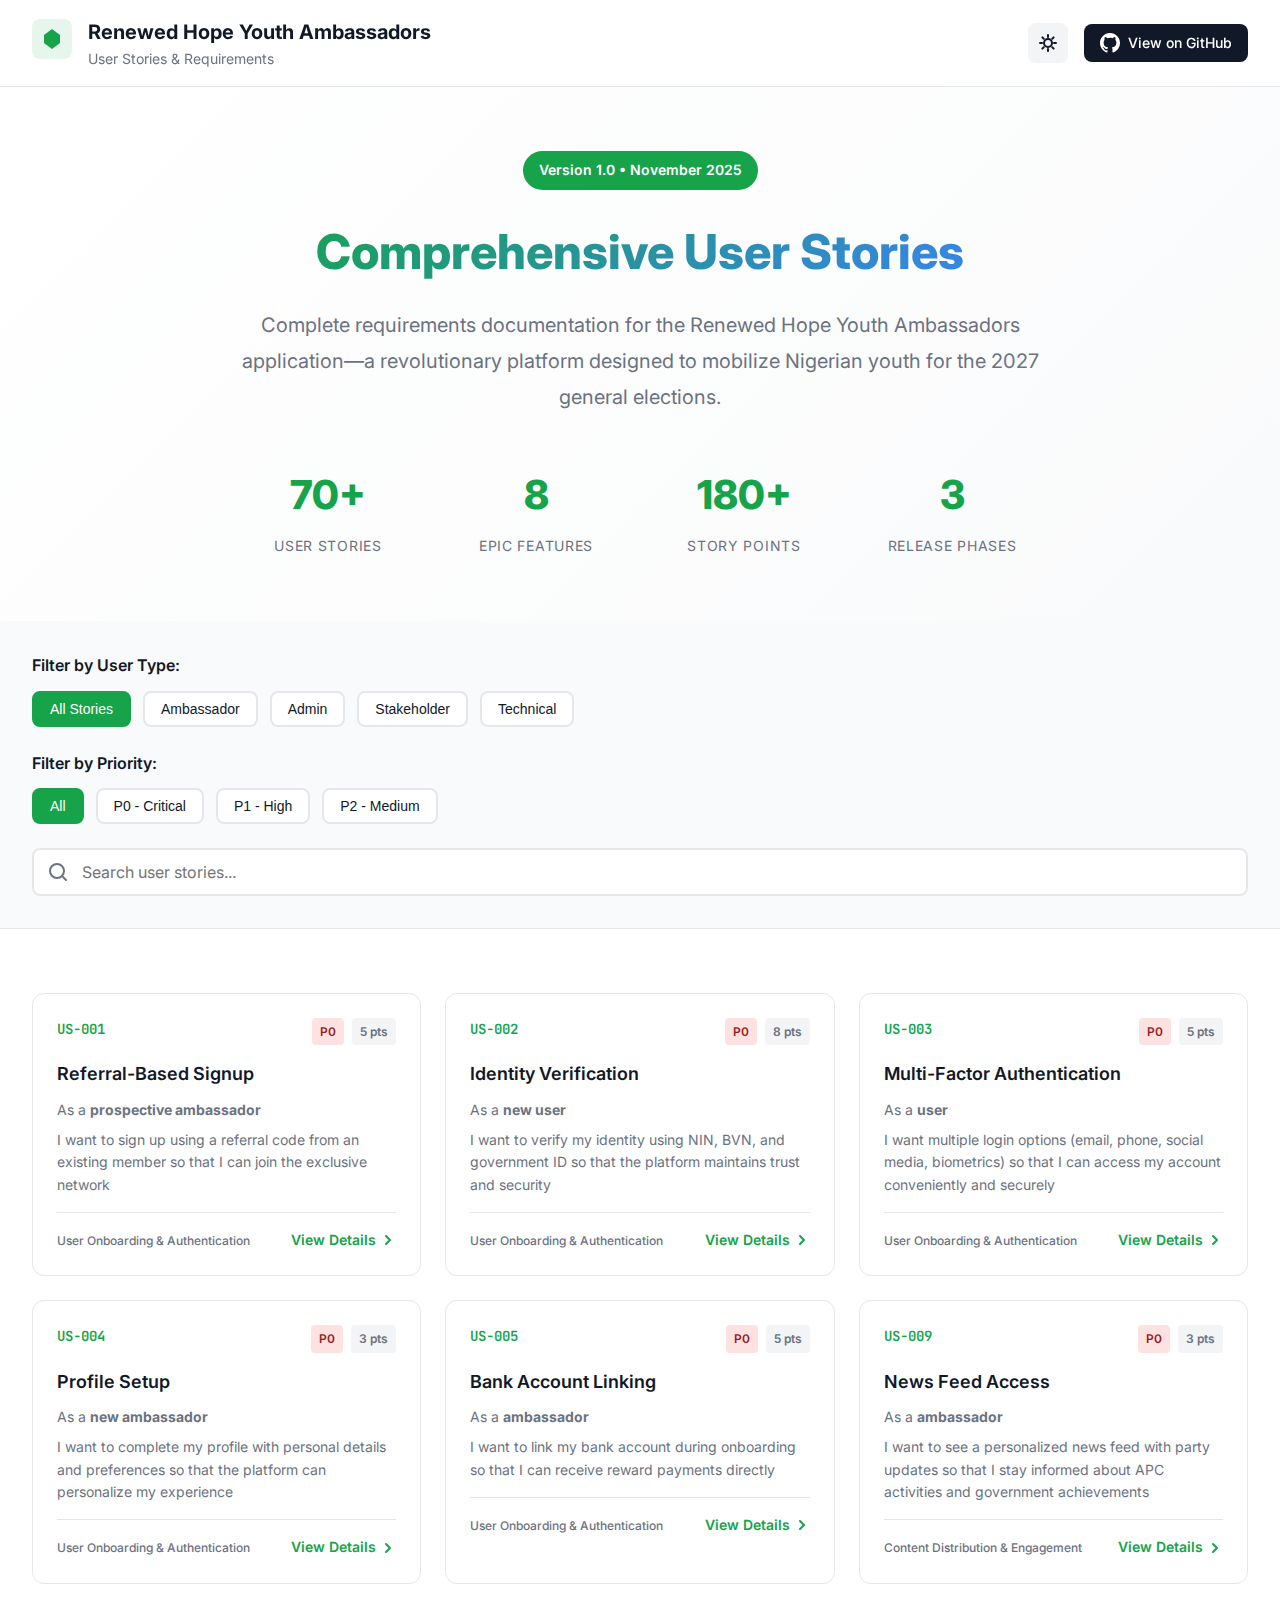
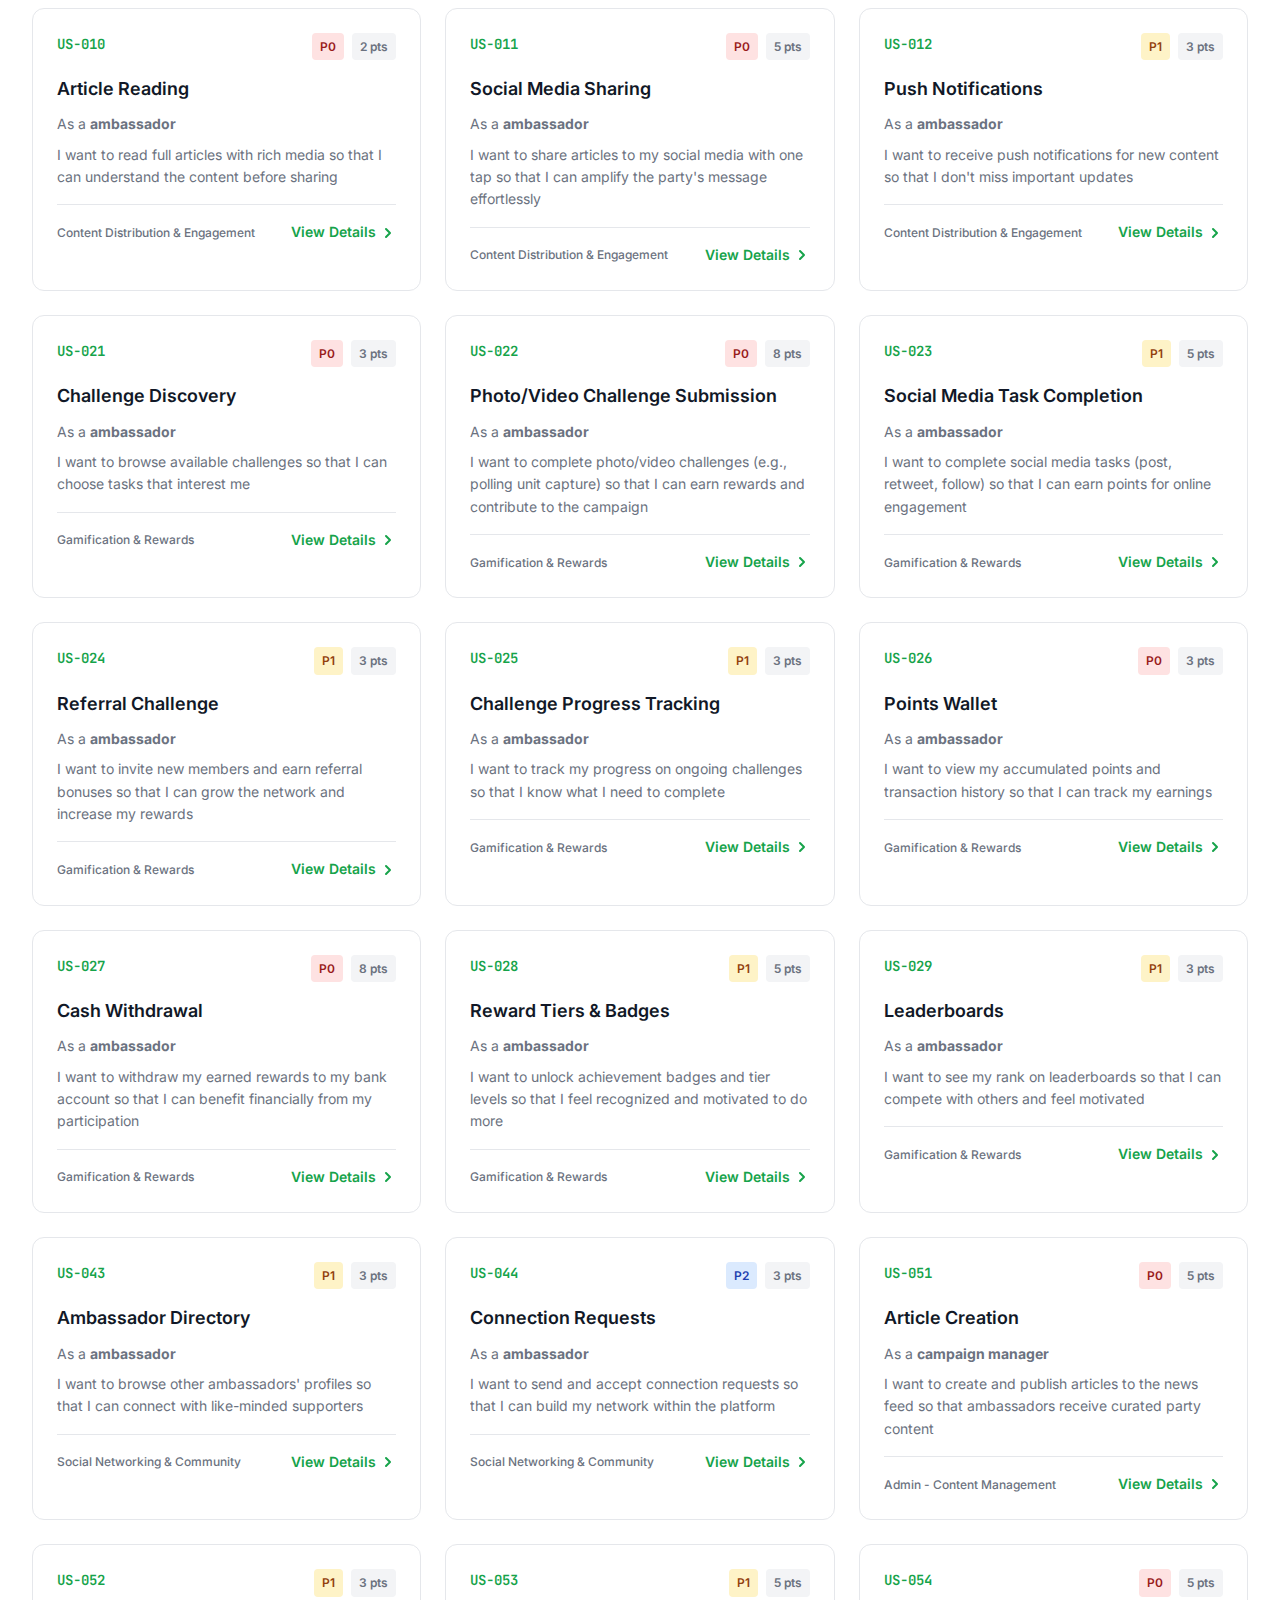
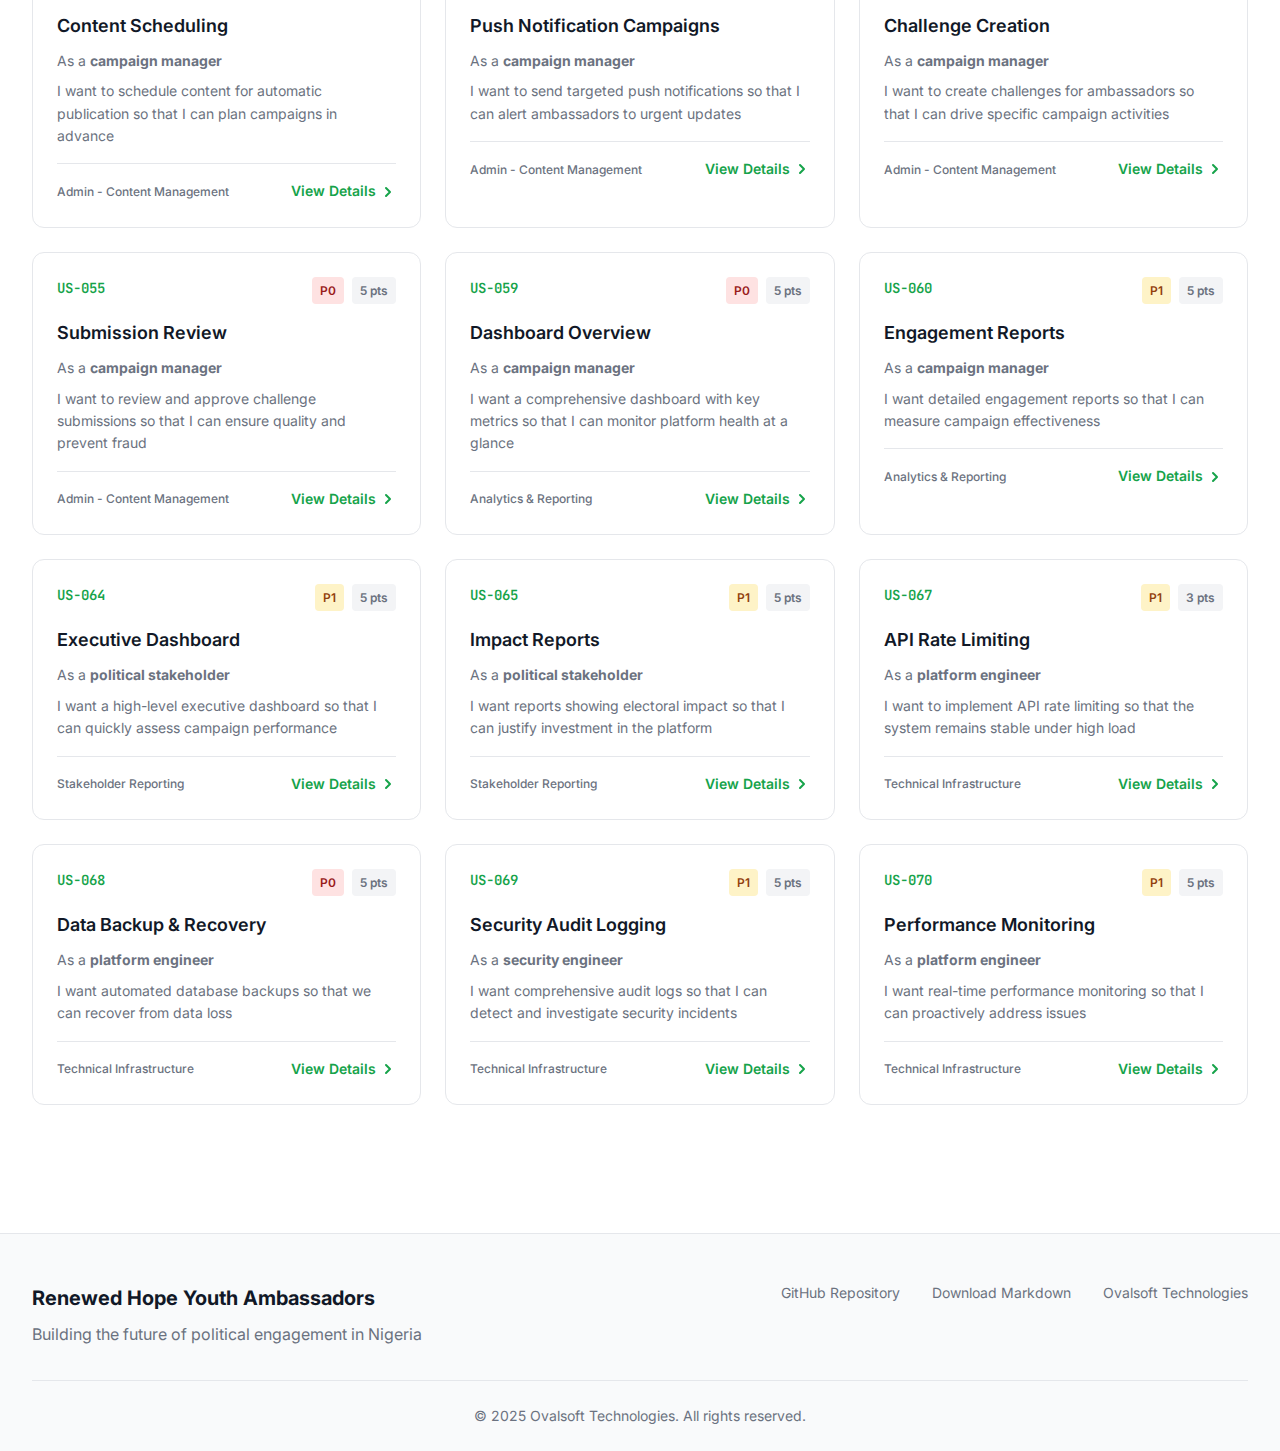
<file: index.html>
<!DOCTYPE html>
<html lang="en">
<head>
    <meta charset="UTF-8">
    <meta name="viewport" content="width=device-width, initial-scale=1.0">
    <meta name="description" content="Comprehensive user stories for the Renewed Hope Youth Ambassadors application - 2027 Nigerian elections digital mobilization platform">
    <title>Renewed Hope Youth Ambassadors - User Stories</title>
    <link rel="preconnect" href="https://fonts.googleapis.com">
    <link rel="preconnect" href="https://fonts.gstatic.com" crossorigin>
    <link href="https://fonts.googleapis.com/css2?family=Inter:wght@400;500;600;700;800&family=JetBrains+Mono:wght@400;600&display=swap" rel="stylesheet">
    <link rel="stylesheet" href="css/styles.css">
</head>
<body>
    <!-- Navigation -->
    <nav class="navbar">
        <div class="container">
            <div class="nav-brand">
                <div class="logo">
                    <svg width="40" height="40" viewBox="0 0 40 40" fill="none">
                        <rect width="40" height="40" rx="8" fill="currentColor" opacity="0.1"/>
                        <path d="M20 10L28 16V24L20 30L12 24V16L20 10Z" fill="currentColor"/>
                    </svg>
                </div>
                <div>
                    <h1 class="nav-title">Renewed Hope Youth Ambassadors</h1>
                    <p class="nav-subtitle">User Stories & Requirements</p>
                </div>
            </div>
            <div class="nav-actions">
                <button id="themeToggle" class="theme-toggle" aria-label="Toggle theme">
                    <svg class="sun-icon" width="20" height="20" viewBox="0 0 20 20" fill="none">
                        <circle cx="10" cy="10" r="4" stroke="currentColor" stroke-width="2"/>
                        <path d="M10 2V4M10 16V18M18 10H16M4 10H2M15.657 4.343L14.243 5.757M5.757 14.243L4.343 15.657M15.657 15.657L14.243 14.243M5.757 5.757L4.343 4.343" stroke="currentColor" stroke-width="2" stroke-linecap="round"/>
                    </svg>
                    <svg class="moon-icon" width="20" height="20" viewBox="0 0 20 20" fill="none">
                        <path d="M17 10.5C17 14.6421 13.6421 18 9.5 18C5.35786 18 2 14.6421 2 10.5C2 6.35786 5.35786 3 9.5 3C9.67442 3 9.84744 3.00689 10.0186 3.02041C8.85088 4.29963 8.125 6.00808 8.125 7.875C8.125 11.3958 10.9792 14.25 14.5 14.25C15.6399 14.25 16.7096 13.9601 17.6364 13.4508C17.8686 12.5121 18 11.5234 18 10.5H17Z" fill="currentColor"/>
                    </svg>
                </button>
                <a href="https://github.com/Ovalsoft-Technologies/Renewed-Hope-Youth-Ambassadors-User-Stories" target="_blank" class="github-link">
                    <svg width="20" height="20" viewBox="0 0 20 20" fill="currentColor">
                        <path fill-rule="evenodd" d="M10 0C4.477 0 0 4.477 0 10c0 4.42 2.865 8.17 6.839 9.49.5.092.682-.217.682-.482 0-.237-.008-.866-.013-1.7-2.782.603-3.369-1.34-3.369-1.34-.454-1.156-1.11-1.463-1.11-1.463-.908-.62.069-.608.069-.608 1.003.07 1.531 1.03 1.531 1.03.892 1.529 2.341 1.087 2.91.832.092-.647.35-1.088.636-1.338-2.22-.253-4.555-1.11-4.555-4.943 0-1.091.39-1.984 1.029-2.683-.103-.253-.446-1.27.098-2.647 0 0 .84-.269 2.75 1.025A9.578 9.578 0 0110 4.836c.85.004 1.705.114 2.504.336 1.909-1.294 2.747-1.025 2.747-1.025.546 1.377.203 2.394.1 2.647.64.699 1.028 1.592 1.028 2.683 0 3.842-2.339 4.687-4.566 4.935.359.309.678.919.678 1.852 0 1.336-.012 2.415-.012 2.743 0 .267.18.578.688.48C17.137 18.165 20 14.418 20 10c0-5.523-4.477-10-10-10z" clip-rule="evenodd"/>
                    </svg>
                    View on GitHub
                </a>
            </div>
        </div>
    </nav>

    <!-- Hero Section -->
    <section class="hero">
        <div class="container">
            <div class="hero-content">
                <div class="badge">Version 1.0 • November 2025</div>
                <h2 class="hero-title">Comprehensive User Stories</h2>
                <p class="hero-description">
                    Complete requirements documentation for the Renewed Hope Youth Ambassadors application—a revolutionary platform designed to mobilize Nigerian youth for the 2027 general elections.
                </p>
                <div class="hero-stats">
                    <div class="stat">
                        <div class="stat-value">70+</div>
                        <div class="stat-label">User Stories</div>
                    </div>
                    <div class="stat">
                        <div class="stat-value">8</div>
                        <div class="stat-label">Epic Features</div>
                    </div>
                    <div class="stat">
                        <div class="stat-value">180+</div>
                        <div class="stat-label">Story Points</div>
                    </div>
                    <div class="stat">
                        <div class="stat-value">3</div>
                        <div class="stat-label">Release Phases</div>
                    </div>
                </div>
            </div>
        </div>
    </section>

    <!-- Filter Section -->
    <section class="filters">
        <div class="container">
            <div class="filter-group">
                <label>Filter by User Type:</label>
                <div class="filter-buttons">
                    <button class="filter-btn active" data-filter="all">All Stories</button>
                    <button class="filter-btn" data-filter="ambassador">Ambassador</button>
                    <button class="filter-btn" data-filter="admin">Admin</button>
                    <button class="filter-btn" data-filter="stakeholder">Stakeholder</button>
                    <button class="filter-btn" data-filter="technical">Technical</button>
                </div>
            </div>
            <div class="filter-group">
                <label>Filter by Priority:</label>
                <div class="filter-buttons">
                    <button class="priority-btn active" data-priority="all">All</button>
                    <button class="priority-btn" data-priority="P0">P0 - Critical</button>
                    <button class="priority-btn" data-priority="P1">P1 - High</button>
                    <button class="priority-btn" data-priority="P2">P2 - Medium</button>
                </div>
            </div>
            <div class="search-box">
                <svg width="20" height="20" viewBox="0 0 20 20" fill="none">
                    <circle cx="9" cy="9" r="7" stroke="currentColor" stroke-width="2"/>
                    <path d="M14 14L18 18" stroke="currentColor" stroke-width="2" stroke-linecap="round"/>
                </svg>
                <input type="text" id="searchInput" placeholder="Search user stories...">
            </div>
        </div>
    </section>

    <!-- User Stories Grid -->
    <section class="stories-section">
        <div class="container">
            <div id="storiesGrid" class="stories-grid">
                <!-- Stories will be dynamically loaded here -->
            </div>
            <div id="noResults" class="no-results" style="display: none;">
                <svg width="80" height="80" viewBox="0 0 80 80" fill="none">
                    <circle cx="40" cy="40" r="30" stroke="currentColor" stroke-width="2" opacity="0.2"/>
                    <path d="M40 25V40M40 50H40.01" stroke="currentColor" stroke-width="3" stroke-linecap="round"/>
                </svg>
                <h3>No stories found</h3>
                <p>Try adjusting your filters or search query</p>
            </div>
        </div>
    </section>

    <!-- Story Detail Modal -->
    <div id="storyModal" class="modal">
        <div class="modal-overlay"></div>
        <div class="modal-content">
            <button class="modal-close" aria-label="Close modal">
                <svg width="24" height="24" viewBox="0 0 24 24" fill="none">
                    <path d="M18 6L6 18M6 6L18 18" stroke="currentColor" stroke-width="2" stroke-linecap="round"/>
                </svg>
            </button>
            <div id="modalBody">
                <!-- Story details will be loaded here -->
            </div>
        </div>
    </div>

    <!-- Footer -->
    <footer class="footer">
        <div class="container">
            <div class="footer-content">
                <div class="footer-brand">
                    <h3>Renewed Hope Youth Ambassadors</h3>
                    <p>Building the future of political engagement in Nigeria</p>
                </div>
                <div class="footer-links">
                    <a href="https://github.com/Ovalsoft-Technologies/Renewed-Hope-Youth-Ambassadors-User-Stories" target="_blank">GitHub Repository</a>
                    <a href="../USER-STORIES.md" target="_blank">Download Markdown</a>
                    <a href="https://ovalsoftechnologies.com" target="_blank">Ovalsoft Technologies</a>
                </div>
            </div>
            <div class="footer-bottom">
                <p>&copy; 2025 Ovalsoft Technologies. All rights reserved.</p>
            </div>
        </div>
    </footer>

    <script src="js/data.js"></script>
    <script src="js/app.js"></script>
</body>
</html>
</file>
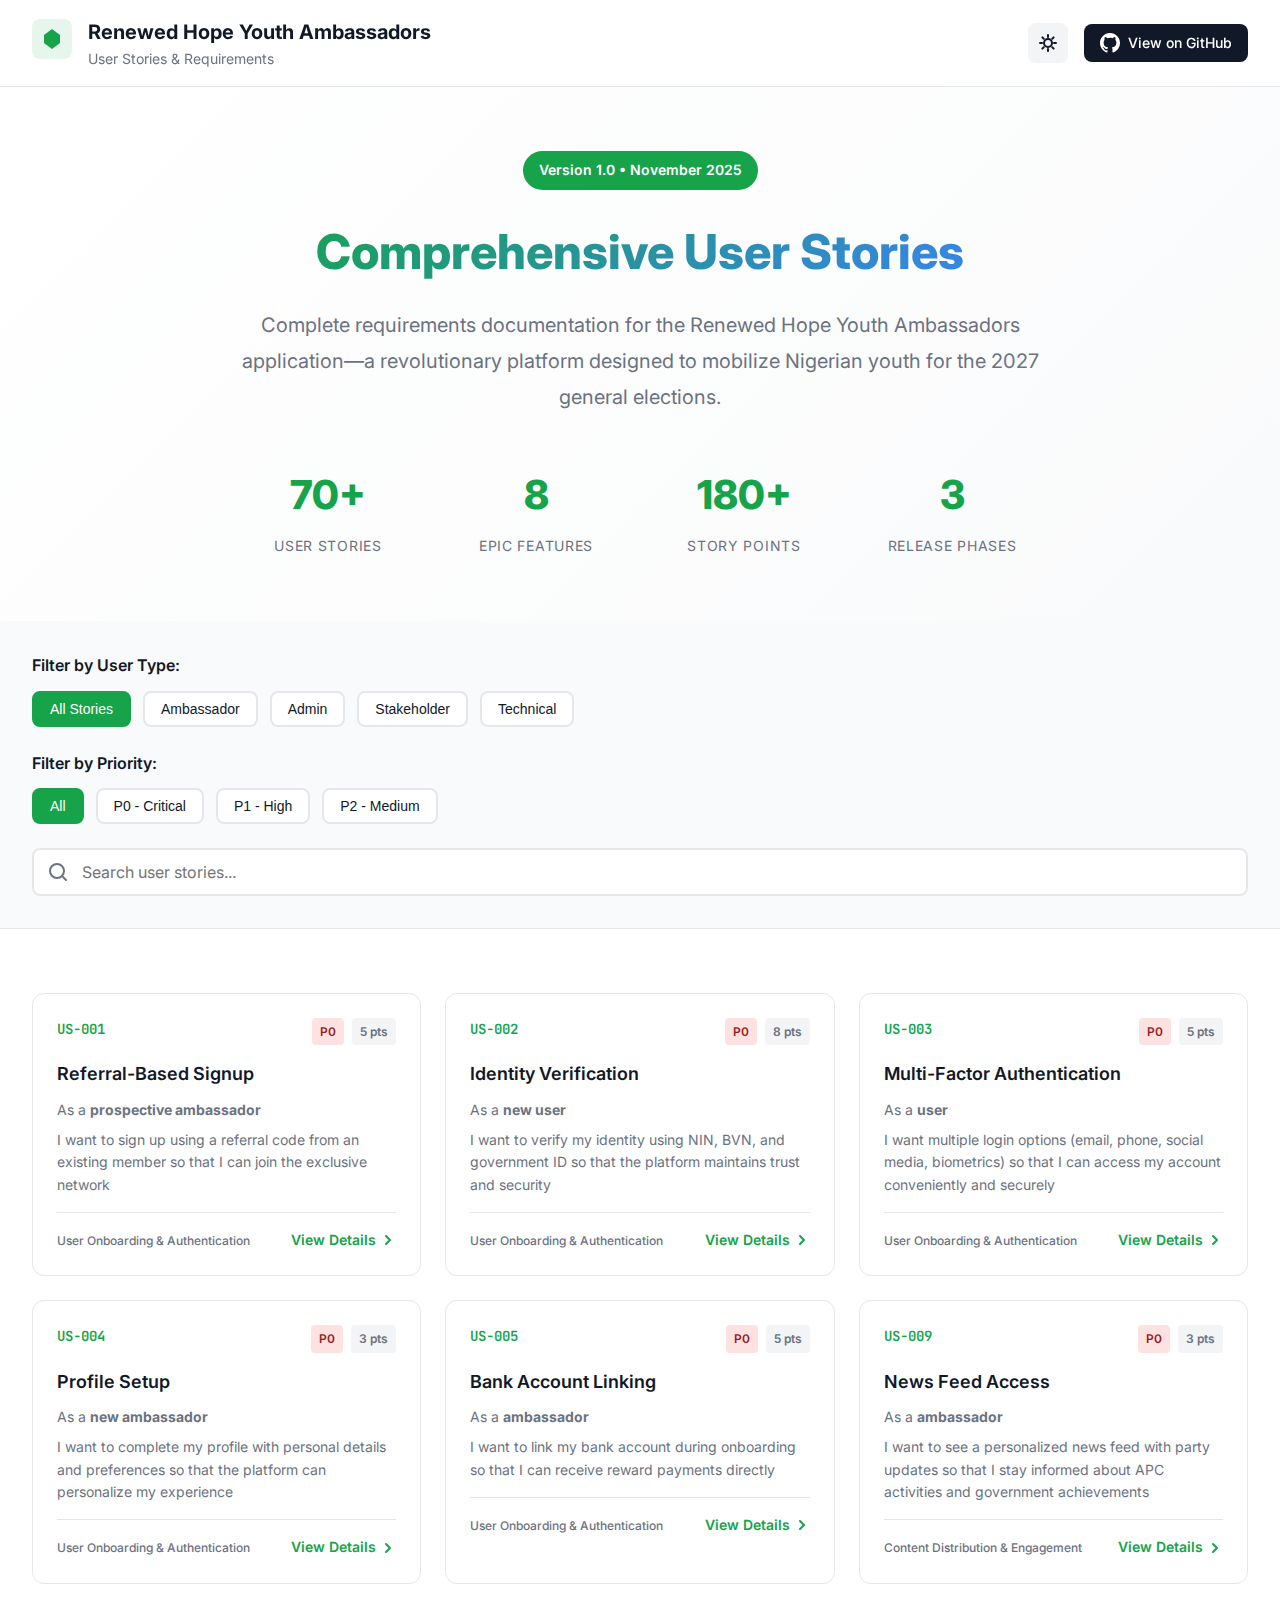
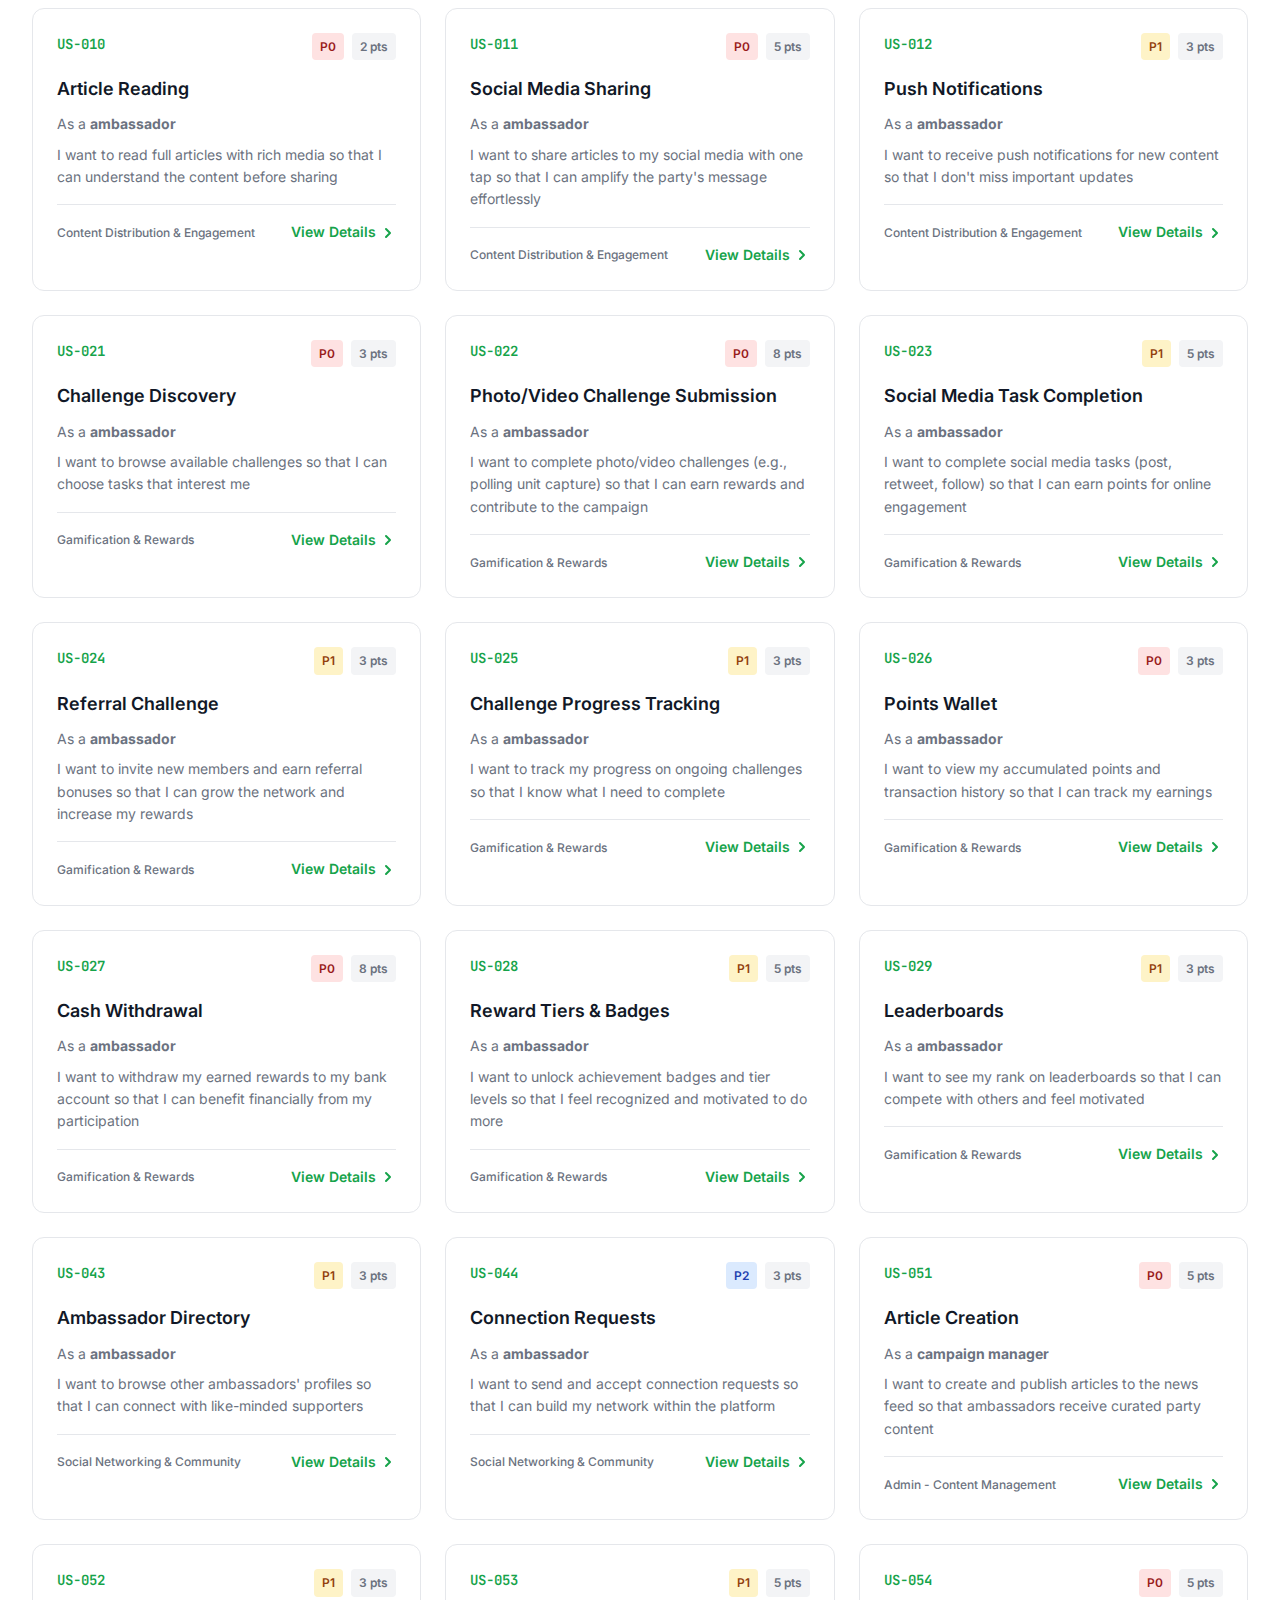
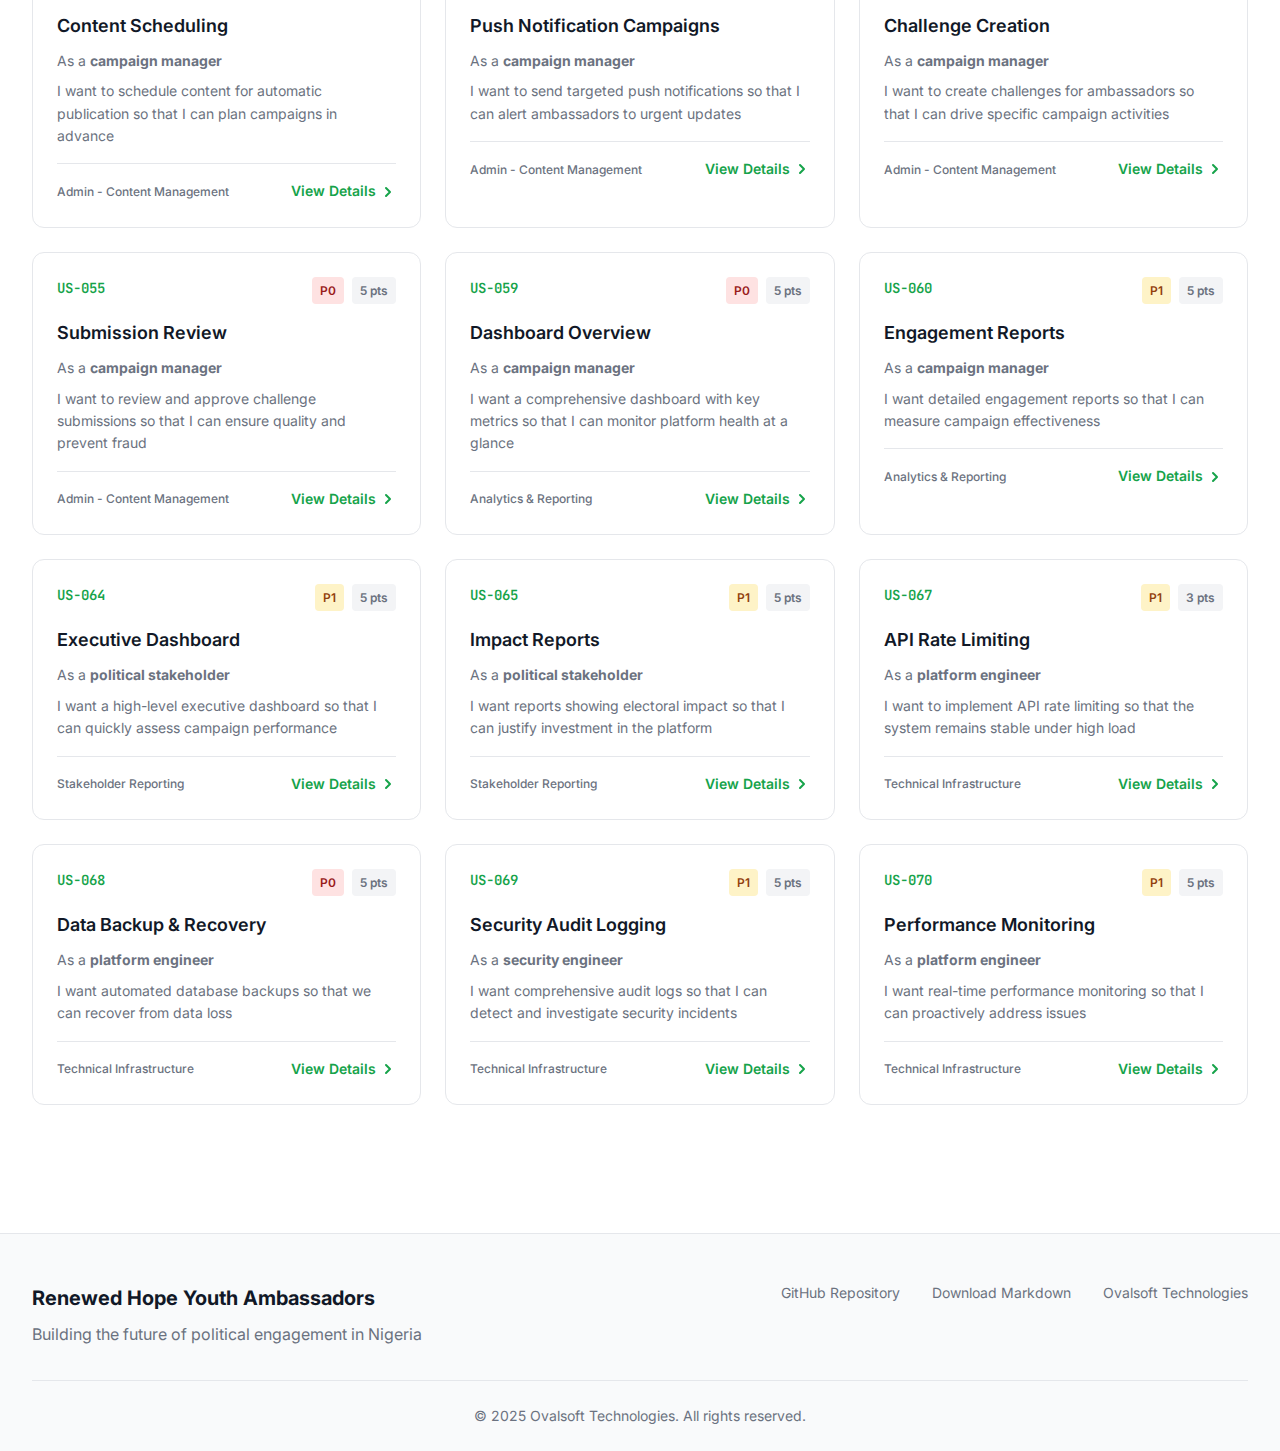
<file: website/index.html>
<!DOCTYPE html>
<html lang="en">
<head>
    <meta charset="UTF-8">
    <meta name="viewport" content="width=device-width, initial-scale=1.0">
    <meta name="description" content="Comprehensive user stories for the Renewed Hope Youth Ambassadors application - 2027 Nigerian elections digital mobilization platform">
    <title>Renewed Hope Youth Ambassadors - User Stories</title>
    <link rel="preconnect" href="https://fonts.googleapis.com">
    <link rel="preconnect" href="https://fonts.gstatic.com" crossorigin>
    <link href="https://fonts.googleapis.com/css2?family=Inter:wght@400;500;600;700;800&family=JetBrains+Mono:wght@400;600&display=swap" rel="stylesheet">
    <link rel="stylesheet" href="css/styles.css">
</head>
<body>
    <!-- Navigation -->
    <nav class="navbar">
        <div class="container">
            <div class="nav-brand">
                <div class="logo">
                    <svg width="40" height="40" viewBox="0 0 40 40" fill="none">
                        <rect width="40" height="40" rx="8" fill="currentColor" opacity="0.1"/>
                        <path d="M20 10L28 16V24L20 30L12 24V16L20 10Z" fill="currentColor"/>
                    </svg>
                </div>
                <div>
                    <h1 class="nav-title">Renewed Hope Youth Ambassadors</h1>
                    <p class="nav-subtitle">User Stories & Requirements</p>
                </div>
            </div>
            <div class="nav-actions">
                <button id="themeToggle" class="theme-toggle" aria-label="Toggle theme">
                    <svg class="sun-icon" width="20" height="20" viewBox="0 0 20 20" fill="none">
                        <circle cx="10" cy="10" r="4" stroke="currentColor" stroke-width="2"/>
                        <path d="M10 2V4M10 16V18M18 10H16M4 10H2M15.657 4.343L14.243 5.757M5.757 14.243L4.343 15.657M15.657 15.657L14.243 14.243M5.757 5.757L4.343 4.343" stroke="currentColor" stroke-width="2" stroke-linecap="round"/>
                    </svg>
                    <svg class="moon-icon" width="20" height="20" viewBox="0 0 20 20" fill="none">
                        <path d="M17 10.5C17 14.6421 13.6421 18 9.5 18C5.35786 18 2 14.6421 2 10.5C2 6.35786 5.35786 3 9.5 3C9.67442 3 9.84744 3.00689 10.0186 3.02041C8.85088 4.29963 8.125 6.00808 8.125 7.875C8.125 11.3958 10.9792 14.25 14.5 14.25C15.6399 14.25 16.7096 13.9601 17.6364 13.4508C17.8686 12.5121 18 11.5234 18 10.5H17Z" fill="currentColor"/>
                    </svg>
                </button>
                <a href="https://github.com/Ovalsoft-Technologies/Renewed-Hope-Youth-Ambassadors-User-Stories" target="_blank" class="github-link">
                    <svg width="20" height="20" viewBox="0 0 20 20" fill="currentColor">
                        <path fill-rule="evenodd" d="M10 0C4.477 0 0 4.477 0 10c0 4.42 2.865 8.17 6.839 9.49.5.092.682-.217.682-.482 0-.237-.008-.866-.013-1.7-2.782.603-3.369-1.34-3.369-1.34-.454-1.156-1.11-1.463-1.11-1.463-.908-.62.069-.608.069-.608 1.003.07 1.531 1.03 1.531 1.03.892 1.529 2.341 1.087 2.91.832.092-.647.35-1.088.636-1.338-2.22-.253-4.555-1.11-4.555-4.943 0-1.091.39-1.984 1.029-2.683-.103-.253-.446-1.27.098-2.647 0 0 .84-.269 2.75 1.025A9.578 9.578 0 0110 4.836c.85.004 1.705.114 2.504.336 1.909-1.294 2.747-1.025 2.747-1.025.546 1.377.203 2.394.1 2.647.64.699 1.028 1.592 1.028 2.683 0 3.842-2.339 4.687-4.566 4.935.359.309.678.919.678 1.852 0 1.336-.012 2.415-.012 2.743 0 .267.18.578.688.48C17.137 18.165 20 14.418 20 10c0-5.523-4.477-10-10-10z" clip-rule="evenodd"/>
                    </svg>
                    View on GitHub
                </a>
            </div>
        </div>
    </nav>

    <!-- Hero Section -->
    <section class="hero">
        <div class="container">
            <div class="hero-content">
                <div class="badge">Version 1.0 • November 2025</div>
                <h2 class="hero-title">Comprehensive User Stories</h2>
                <p class="hero-description">
                    Complete requirements documentation for the Renewed Hope Youth Ambassadors application—a revolutionary platform designed to mobilize Nigerian youth for the 2027 general elections.
                </p>
                <div class="hero-stats">
                    <div class="stat">
                        <div class="stat-value">70+</div>
                        <div class="stat-label">User Stories</div>
                    </div>
                    <div class="stat">
                        <div class="stat-value">8</div>
                        <div class="stat-label">Epic Features</div>
                    </div>
                    <div class="stat">
                        <div class="stat-value">180+</div>
                        <div class="stat-label">Story Points</div>
                    </div>
                    <div class="stat">
                        <div class="stat-value">3</div>
                        <div class="stat-label">Release Phases</div>
                    </div>
                </div>
            </div>
        </div>
    </section>

    <!-- Filter Section -->
    <section class="filters">
        <div class="container">
            <div class="filter-group">
                <label>Filter by User Type:</label>
                <div class="filter-buttons">
                    <button class="filter-btn active" data-filter="all">All Stories</button>
                    <button class="filter-btn" data-filter="ambassador">Ambassador</button>
                    <button class="filter-btn" data-filter="admin">Admin</button>
                    <button class="filter-btn" data-filter="stakeholder">Stakeholder</button>
                    <button class="filter-btn" data-filter="technical">Technical</button>
                </div>
            </div>
            <div class="filter-group">
                <label>Filter by Priority:</label>
                <div class="filter-buttons">
                    <button class="priority-btn active" data-priority="all">All</button>
                    <button class="priority-btn" data-priority="P0">P0 - Critical</button>
                    <button class="priority-btn" data-priority="P1">P1 - High</button>
                    <button class="priority-btn" data-priority="P2">P2 - Medium</button>
                </div>
            </div>
            <div class="search-box">
                <svg width="20" height="20" viewBox="0 0 20 20" fill="none">
                    <circle cx="9" cy="9" r="7" stroke="currentColor" stroke-width="2"/>
                    <path d="M14 14L18 18" stroke="currentColor" stroke-width="2" stroke-linecap="round"/>
                </svg>
                <input type="text" id="searchInput" placeholder="Search user stories...">
            </div>
        </div>
    </section>

    <!-- User Stories Grid -->
    <section class="stories-section">
        <div class="container">
            <div id="storiesGrid" class="stories-grid">
                <!-- Stories will be dynamically loaded here -->
            </div>
            <div id="noResults" class="no-results" style="display: none;">
                <svg width="80" height="80" viewBox="0 0 80 80" fill="none">
                    <circle cx="40" cy="40" r="30" stroke="currentColor" stroke-width="2" opacity="0.2"/>
                    <path d="M40 25V40M40 50H40.01" stroke="currentColor" stroke-width="3" stroke-linecap="round"/>
                </svg>
                <h3>No stories found</h3>
                <p>Try adjusting your filters or search query</p>
            </div>
        </div>
    </section>

    <!-- Story Detail Modal -->
    <div id="storyModal" class="modal">
        <div class="modal-overlay"></div>
        <div class="modal-content">
            <button class="modal-close" aria-label="Close modal">
                <svg width="24" height="24" viewBox="0 0 24 24" fill="none">
                    <path d="M18 6L6 18M6 6L18 18" stroke="currentColor" stroke-width="2" stroke-linecap="round"/>
                </svg>
            </button>
            <div id="modalBody">
                <!-- Story details will be loaded here -->
            </div>
        </div>
    </div>

    <!-- Footer -->
    <footer class="footer">
        <div class="container">
            <div class="footer-content">
                <div class="footer-brand">
                    <h3>Renewed Hope Youth Ambassadors</h3>
                    <p>Building the future of political engagement in Nigeria</p>
                </div>
                <div class="footer-links">
                    <a href="https://github.com/Ovalsoft-Technologies/Renewed-Hope-Youth-Ambassadors-User-Stories" target="_blank">GitHub Repository</a>
                    <a href="../USER-STORIES.md" target="_blank">Download Markdown</a>
                    <a href="https://ovalsoft.com" target="_blank">Ovalsoft Technologies</a>
                </div>
            </div>
            <div class="footer-bottom">
                <p>&copy; 2025 Ovalsoft Technologies. All rights reserved.</p>
            </div>
        </div>
    </footer>

    <script src="js/data.js"></script>
    <script src="js/app.js"></script>
</body>
</html>
</file>
<file: css/styles.css>
/* CSS Variables */
:root {
    --color-primary: #16a34a;
    --color-primary-dark: #15803d;
    --color-secondary: #3b82f6;
    --color-bg: #ffffff;
    --color-bg-secondary: #f9fafb;
    --color-bg-tertiary: #f3f4f6;
    --color-text: #111827;
    --color-text-secondary: #6b7280;
    --color-border: #e5e7eb;
    --color-shadow: rgba(0, 0, 0, 0.1);
    --color-success: #10b981;
    --color-warning: #f59e0b;
    --color-error: #ef4444;
    
    --font-sans: 'Inter', -apple-system, BlinkMacSystemFont, 'Segoe UI', sans-serif;
    --font-mono: 'JetBrains Mono', 'Courier New', monospace;
    
    --transition: all 0.3s cubic-bezier(0.4, 0, 0.2, 1);
}

[data-theme="dark"] {
    --color-bg: #0f172a;
    --color-bg-secondary: #1e293b;
    --color-bg-tertiary: #334155;
    --color-text: #f1f5f9;
    --color-text-secondary: #94a3b8;
    --color-border: #334155;
    --color-shadow: rgba(0, 0, 0, 0.3);
}

/* Reset & Base Styles */
* {
    margin: 0;
    padding: 0;
    box-sizing: border-box;
}

body {
    font-family: var(--font-sans);
    background-color: var(--color-bg);
    color: var(--color-text);
    line-height: 1.6;
    transition: var(--transition);
}

.container {
    max-width: 1280px;
    margin: 0 auto;
    padding: 0 2rem;
}

/* Navigation */
.navbar {
    position: sticky;
    top: 0;
    z-index: 100;
    background-color: var(--color-bg);
    border-bottom: 1px solid var(--color-border);
    backdrop-filter: blur(10px);
    background-color: rgba(255, 255, 255, 0.8);
}

[data-theme="dark"] .navbar {
    background-color: rgba(15, 23, 42, 0.8);
}

.navbar .container {
    display: flex;
    align-items: center;
    justify-content: space-between;
    padding-top: 1rem;
    padding-bottom: 1rem;
}

.nav-brand {
    display: flex;
    align-items: center;
    gap: 1rem;
}

.logo {
    color: var(--color-primary);
}

.nav-title {
    font-size: 1.25rem;
    font-weight: 700;
    color: var(--color-text);
}

.nav-subtitle {
    font-size: 0.875rem;
    color: var(--color-text-secondary);
}

.nav-actions {
    display: flex;
    align-items: center;
    gap: 1rem;
}

.theme-toggle {
    display: flex;
    align-items: center;
    justify-content: center;
    width: 40px;
    height: 40px;
    border: none;
    background-color: var(--color-bg-tertiary);
    border-radius: 8px;
    cursor: pointer;
    color: var(--color-text);
    transition: var(--transition);
}

.theme-toggle:hover {
    background-color: var(--color-bg-secondary);
    transform: scale(1.05);
}

.theme-toggle .sun-icon {
    display: block;
}

.theme-toggle .moon-icon {
    display: none;
}

[data-theme="dark"] .theme-toggle .sun-icon {
    display: none;
}

[data-theme="dark"] .theme-toggle .moon-icon {
    display: block;
}

.github-link {
    display: flex;
    align-items: center;
    gap: 0.5rem;
    padding: 0.5rem 1rem;
    background-color: var(--color-text);
    color: var(--color-bg);
    border-radius: 8px;
    text-decoration: none;
    font-weight: 500;
    font-size: 0.875rem;
    transition: var(--transition);
}

.github-link:hover {
    transform: translateY(-2px);
    box-shadow: 0 4px 12px var(--color-shadow);
}

/* Hero Section */
.hero {
    padding: 4rem 0;
    background: linear-gradient(135deg, var(--color-bg) 0%, var(--color-bg-secondary) 100%);
}

.hero-content {
    text-align: center;
    max-width: 800px;
    margin: 0 auto;
}

.badge {
    display: inline-block;
    padding: 0.5rem 1rem;
    background-color: var(--color-primary);
    color: white;
    border-radius: 20px;
    font-size: 0.875rem;
    font-weight: 600;
    margin-bottom: 1.5rem;
}

.hero-title {
    font-size: 3rem;
    font-weight: 800;
    margin-bottom: 1rem;
    background: linear-gradient(135deg, var(--color-primary) 0%, var(--color-secondary) 100%);
    -webkit-background-clip: text;
    -webkit-text-fill-color: transparent;
    background-clip: text;
}

.hero-description {
    font-size: 1.25rem;
    color: var(--color-text-secondary);
    margin-bottom: 3rem;
    line-height: 1.8;
}

.hero-stats {
    display: grid;
    grid-template-columns: repeat(auto-fit, minmax(150px, 1fr));
    gap: 2rem;
    margin-top: 3rem;
}

.stat {
    text-align: center;
}

.stat-value {
    font-size: 2.5rem;
    font-weight: 800;
    color: var(--color-primary);
    margin-bottom: 0.5rem;
}

.stat-label {
    font-size: 0.875rem;
    color: var(--color-text-secondary);
    text-transform: uppercase;
    letter-spacing: 0.05em;
}

/* Filters Section */
.filters {
    padding: 2rem 0;
    background-color: var(--color-bg-secondary);
    border-bottom: 1px solid var(--color-border);
}

.filter-group {
    margin-bottom: 1.5rem;
}

.filter-group:last-child {
    margin-bottom: 0;
}

.filter-group label {
    display: block;
    font-weight: 600;
    margin-bottom: 0.75rem;
    color: var(--color-text);
}

.filter-buttons {
    display: flex;
    flex-wrap: wrap;
    gap: 0.75rem;
}

.filter-btn,
.priority-btn {
    padding: 0.5rem 1rem;
    border: 2px solid var(--color-border);
    background-color: var(--color-bg);
    color: var(--color-text);
    border-radius: 8px;
    font-weight: 500;
    font-size: 0.875rem;
    cursor: pointer;
    transition: var(--transition);
}

.filter-btn:hover,
.priority-btn:hover {
    border-color: var(--color-primary);
    transform: translateY(-2px);
}

.filter-btn.active,
.priority-btn.active {
    background-color: var(--color-primary);
    border-color: var(--color-primary);
    color: white;
}

.search-box {
    position: relative;
    margin-top: 1rem;
}

.search-box svg {
    position: absolute;
    left: 1rem;
    top: 50%;
    transform: translateY(-50%);
    color: var(--color-text-secondary);
}

.search-box input {
    width: 100%;
    padding: 0.75rem 1rem 0.75rem 3rem;
    border: 2px solid var(--color-border);
    border-radius: 8px;
    background-color: var(--color-bg);
    color: var(--color-text);
    font-size: 1rem;
    font-family: var(--font-sans);
    transition: var(--transition);
}

.search-box input:focus {
    outline: none;
    border-color: var(--color-primary);
    box-shadow: 0 0 0 3px rgba(22, 163, 74, 0.1);
}

/* Stories Section */
.stories-section {
    padding: 4rem 0;
    min-height: 60vh;
}

.stories-grid {
    display: grid;
    grid-template-columns: repeat(auto-fill, minmax(350px, 1fr));
    gap: 1.5rem;
}

.story-card {
    background-color: var(--color-bg);
    border: 1px solid var(--color-border);
    border-radius: 12px;
    padding: 1.5rem;
    cursor: pointer;
    transition: var(--transition);
}

.story-card:hover {
    transform: translateY(-4px);
    box-shadow: 0 12px 24px var(--color-shadow);
    border-color: var(--color-primary);
}

.story-header {
    display: flex;
    align-items: flex-start;
    justify-content: space-between;
    margin-bottom: 1rem;
}

.story-id {
    font-family: var(--font-mono);
    font-size: 0.875rem;
    font-weight: 600;
    color: var(--color-primary);
}

.story-meta {
    display: flex;
    gap: 0.5rem;
}

.priority-badge {
    padding: 0.25rem 0.5rem;
    border-radius: 4px;
    font-size: 0.75rem;
    font-weight: 600;
    text-transform: uppercase;
}

.priority-P0 {
    background-color: #fee2e2;
    color: #991b1b;
}

[data-theme="dark"] .priority-P0 {
    background-color: #7f1d1d;
    color: #fecaca;
}

.priority-P1 {
    background-color: #fef3c7;
    color: #92400e;
}

[data-theme="dark"] .priority-P1 {
    background-color: #78350f;
    color: #fde68a;
}

.priority-P2 {
    background-color: #dbeafe;
    color: #1e40af;
}

[data-theme="dark"] .priority-P2 {
    background-color: #1e3a8a;
    color: #bfdbfe;
}

.points-badge {
    padding: 0.25rem 0.5rem;
    border-radius: 4px;
    font-size: 0.75rem;
    font-weight: 600;
    background-color: var(--color-bg-tertiary);
    color: var(--color-text-secondary);
}

.story-title {
    font-size: 1.125rem;
    font-weight: 600;
    margin-bottom: 0.75rem;
    color: var(--color-text);
    line-height: 1.4;
}

.story-user-type {
    font-size: 0.875rem;
    color: var(--color-text-secondary);
    margin-bottom: 0.5rem;
}

.story-description {
    font-size: 0.875rem;
    color: var(--color-text-secondary);
    line-height: 1.6;
    display: -webkit-box;
    -webkit-line-clamp: 3;
    -webkit-box-orient: vertical;
    overflow: hidden;
}

.story-footer {
    margin-top: 1rem;
    padding-top: 1rem;
    border-top: 1px solid var(--color-border);
    display: flex;
    align-items: center;
    justify-content: space-between;
}

.story-epic {
    font-size: 0.75rem;
    color: var(--color-text-secondary);
    font-weight: 500;
}

.read-more {
    color: var(--color-primary);
    font-size: 0.875rem;
    font-weight: 600;
    display: flex;
    align-items: center;
    gap: 0.25rem;
}

/* No Results */
.no-results {
    text-align: center;
    padding: 4rem 2rem;
}

.no-results svg {
    color: var(--color-text-secondary);
    margin-bottom: 1rem;
}

.no-results h3 {
    font-size: 1.5rem;
    margin-bottom: 0.5rem;
    color: var(--color-text);
}

.no-results p {
    color: var(--color-text-secondary);
}

/* Modal */
.modal {
    position: fixed;
    top: 0;
    left: 0;
    width: 100%;
    height: 100%;
    z-index: 1000;
    display: none;
}

.modal.active {
    display: block;
}

.modal-overlay {
    position: absolute;
    top: 0;
    left: 0;
    width: 100%;
    height: 100%;
    background-color: rgba(0, 0, 0, 0.5);
    backdrop-filter: blur(4px);
}

.modal-content {
    position: relative;
    max-width: 800px;
    max-height: 90vh;
    margin: 5vh auto;
    background-color: var(--color-bg);
    border-radius: 16px;
    overflow-y: auto;
    box-shadow: 0 20px 60px rgba(0, 0, 0, 0.3);
}

.modal-close {
    position: sticky;
    top: 1rem;
    right: 1rem;
    float: right;
    width: 40px;
    height: 40px;
    border: none;
    background-color: var(--color-bg-tertiary);
    border-radius: 8px;
    cursor: pointer;
    color: var(--color-text);
    display: flex;
    align-items: center;
    justify-content: center;
    transition: var(--transition);
    z-index: 10;
}

.modal-close:hover {
    background-color: var(--color-error);
    color: white;
}

#modalBody {
    padding: 2rem;
}

.modal-header {
    margin-bottom: 2rem;
}

.modal-title {
    font-size: 2rem;
    font-weight: 700;
    margin-bottom: 1rem;
    color: var(--color-text);
}

.modal-meta {
    display: flex;
    flex-wrap: wrap;
    gap: 1rem;
    margin-bottom: 1.5rem;
}

.modal-section {
    margin-bottom: 2rem;
}

.modal-section h3 {
    font-size: 1.25rem;
    font-weight: 600;
    margin-bottom: 1rem;
    color: var(--color-text);
}

.modal-section p,
.modal-section li {
    color: var(--color-text-secondary);
    line-height: 1.8;
}

.modal-section ul {
    list-style: none;
    padding-left: 0;
}

.modal-section li {
    padding-left: 1.5rem;
    position: relative;
    margin-bottom: 0.5rem;
}

.modal-section li:before {
    content: "✓";
    position: absolute;
    left: 0;
    color: var(--color-success);
    font-weight: bold;
}

/* Footer */
.footer {
    background-color: var(--color-bg-secondary);
    border-top: 1px solid var(--color-border);
    padding: 3rem 0 1.5rem;
    margin-top: 4rem;
}

.footer-content {
    display: flex;
    justify-content: space-between;
    align-items: flex-start;
    margin-bottom: 2rem;
}

.footer-brand h3 {
    font-size: 1.25rem;
    font-weight: 700;
    margin-bottom: 0.5rem;
    color: var(--color-text);
}

.footer-brand p {
    color: var(--color-text-secondary);
}

.footer-links {
    display: flex;
    gap: 2rem;
}

.footer-links a {
    color: var(--color-text-secondary);
    text-decoration: none;
    font-size: 0.875rem;
    transition: var(--transition);
}

.footer-links a:hover {
    color: var(--color-primary);
}

.footer-bottom {
    text-align: center;
    padding-top: 1.5rem;
    border-top: 1px solid var(--color-border);
}

.footer-bottom p {
    color: var(--color-text-secondary);
    font-size: 0.875rem;
}

/* Responsive Design */
@media (max-width: 768px) {
    .container {
        padding: 0 1rem;
    }
    
    .nav-brand {
        flex-direction: column;
        align-items: flex-start;
        gap: 0.5rem;
    }
    
    .nav-actions {
        flex-direction: column;
        gap: 0.5rem;
    }
    
    .github-link {
        font-size: 0.75rem;
        padding: 0.375rem 0.75rem;
    }
    
    .hero-title {
        font-size: 2rem;
    }
    
    .hero-description {
        font-size: 1rem;
    }
    
    .hero-stats {
        grid-template-columns: repeat(2, 1fr);
        gap: 1.5rem;
    }
    
    .stat-value {
        font-size: 2rem;
    }
    
    .stories-grid {
        grid-template-columns: 1fr;
    }
    
    .filter-buttons {
        flex-direction: column;
    }
    
    .filter-btn,
    .priority-btn {
        width: 100%;
    }
    
    .footer-content {
        flex-direction: column;
        gap: 2rem;
    }
    
    .footer-links {
        flex-direction: column;
        gap: 1rem;
    }
    
    .modal-content {
        margin: 0;
        max-height: 100vh;
        border-radius: 0;
    }
}

/* Animations */
@keyframes fadeIn {
    from {
        opacity: 0;
        transform: translateY(20px);
    }
    to {
        opacity: 1;
        transform: translateY(0);
    }
}

.story-card {
    animation: fadeIn 0.5s ease-out;
}
</file>
<file: website/css/styles.css>
/* CSS Variables */
:root {
    --color-primary: #16a34a;
    --color-primary-dark: #15803d;
    --color-secondary: #3b82f6;
    --color-bg: #ffffff;
    --color-bg-secondary: #f9fafb;
    --color-bg-tertiary: #f3f4f6;
    --color-text: #111827;
    --color-text-secondary: #6b7280;
    --color-border: #e5e7eb;
    --color-shadow: rgba(0, 0, 0, 0.1);
    --color-success: #10b981;
    --color-warning: #f59e0b;
    --color-error: #ef4444;
    
    --font-sans: 'Inter', -apple-system, BlinkMacSystemFont, 'Segoe UI', sans-serif;
    --font-mono: 'JetBrains Mono', 'Courier New', monospace;
    
    --transition: all 0.3s cubic-bezier(0.4, 0, 0.2, 1);
}

[data-theme="dark"] {
    --color-bg: #0f172a;
    --color-bg-secondary: #1e293b;
    --color-bg-tertiary: #334155;
    --color-text: #f1f5f9;
    --color-text-secondary: #94a3b8;
    --color-border: #334155;
    --color-shadow: rgba(0, 0, 0, 0.3);
}

/* Reset & Base Styles */
* {
    margin: 0;
    padding: 0;
    box-sizing: border-box;
}

body {
    font-family: var(--font-sans);
    background-color: var(--color-bg);
    color: var(--color-text);
    line-height: 1.6;
    transition: var(--transition);
}

.container {
    max-width: 1280px;
    margin: 0 auto;
    padding: 0 2rem;
}

/* Navigation */
.navbar {
    position: sticky;
    top: 0;
    z-index: 100;
    background-color: var(--color-bg);
    border-bottom: 1px solid var(--color-border);
    backdrop-filter: blur(10px);
    background-color: rgba(255, 255, 255, 0.8);
}

[data-theme="dark"] .navbar {
    background-color: rgba(15, 23, 42, 0.8);
}

.navbar .container {
    display: flex;
    align-items: center;
    justify-content: space-between;
    padding-top: 1rem;
    padding-bottom: 1rem;
}

.nav-brand {
    display: flex;
    align-items: center;
    gap: 1rem;
}

.logo {
    color: var(--color-primary);
}

.nav-title {
    font-size: 1.25rem;
    font-weight: 700;
    color: var(--color-text);
}

.nav-subtitle {
    font-size: 0.875rem;
    color: var(--color-text-secondary);
}

.nav-actions {
    display: flex;
    align-items: center;
    gap: 1rem;
}

.theme-toggle {
    display: flex;
    align-items: center;
    justify-content: center;
    width: 40px;
    height: 40px;
    border: none;
    background-color: var(--color-bg-tertiary);
    border-radius: 8px;
    cursor: pointer;
    color: var(--color-text);
    transition: var(--transition);
}

.theme-toggle:hover {
    background-color: var(--color-bg-secondary);
    transform: scale(1.05);
}

.theme-toggle .sun-icon {
    display: block;
}

.theme-toggle .moon-icon {
    display: none;
}

[data-theme="dark"] .theme-toggle .sun-icon {
    display: none;
}

[data-theme="dark"] .theme-toggle .moon-icon {
    display: block;
}

.github-link {
    display: flex;
    align-items: center;
    gap: 0.5rem;
    padding: 0.5rem 1rem;
    background-color: var(--color-text);
    color: var(--color-bg);
    border-radius: 8px;
    text-decoration: none;
    font-weight: 500;
    font-size: 0.875rem;
    transition: var(--transition);
}

.github-link:hover {
    transform: translateY(-2px);
    box-shadow: 0 4px 12px var(--color-shadow);
}

/* Hero Section */
.hero {
    padding: 4rem 0;
    background: linear-gradient(135deg, var(--color-bg) 0%, var(--color-bg-secondary) 100%);
}

.hero-content {
    text-align: center;
    max-width: 800px;
    margin: 0 auto;
}

.badge {
    display: inline-block;
    padding: 0.5rem 1rem;
    background-color: var(--color-primary);
    color: white;
    border-radius: 20px;
    font-size: 0.875rem;
    font-weight: 600;
    margin-bottom: 1.5rem;
}

.hero-title {
    font-size: 3rem;
    font-weight: 800;
    margin-bottom: 1rem;
    background: linear-gradient(135deg, var(--color-primary) 0%, var(--color-secondary) 100%);
    -webkit-background-clip: text;
    -webkit-text-fill-color: transparent;
    background-clip: text;
}

.hero-description {
    font-size: 1.25rem;
    color: var(--color-text-secondary);
    margin-bottom: 3rem;
    line-height: 1.8;
}

.hero-stats {
    display: grid;
    grid-template-columns: repeat(auto-fit, minmax(150px, 1fr));
    gap: 2rem;
    margin-top: 3rem;
}

.stat {
    text-align: center;
}

.stat-value {
    font-size: 2.5rem;
    font-weight: 800;
    color: var(--color-primary);
    margin-bottom: 0.5rem;
}

.stat-label {
    font-size: 0.875rem;
    color: var(--color-text-secondary);
    text-transform: uppercase;
    letter-spacing: 0.05em;
}

/* Filters Section */
.filters {
    padding: 2rem 0;
    background-color: var(--color-bg-secondary);
    border-bottom: 1px solid var(--color-border);
}

.filter-group {
    margin-bottom: 1.5rem;
}

.filter-group:last-child {
    margin-bottom: 0;
}

.filter-group label {
    display: block;
    font-weight: 600;
    margin-bottom: 0.75rem;
    color: var(--color-text);
}

.filter-buttons {
    display: flex;
    flex-wrap: wrap;
    gap: 0.75rem;
}

.filter-btn,
.priority-btn {
    padding: 0.5rem 1rem;
    border: 2px solid var(--color-border);
    background-color: var(--color-bg);
    color: var(--color-text);
    border-radius: 8px;
    font-weight: 500;
    font-size: 0.875rem;
    cursor: pointer;
    transition: var(--transition);
}

.filter-btn:hover,
.priority-btn:hover {
    border-color: var(--color-primary);
    transform: translateY(-2px);
}

.filter-btn.active,
.priority-btn.active {
    background-color: var(--color-primary);
    border-color: var(--color-primary);
    color: white;
}

.search-box {
    position: relative;
    margin-top: 1rem;
}

.search-box svg {
    position: absolute;
    left: 1rem;
    top: 50%;
    transform: translateY(-50%);
    color: var(--color-text-secondary);
}

.search-box input {
    width: 100%;
    padding: 0.75rem 1rem 0.75rem 3rem;
    border: 2px solid var(--color-border);
    border-radius: 8px;
    background-color: var(--color-bg);
    color: var(--color-text);
    font-size: 1rem;
    font-family: var(--font-sans);
    transition: var(--transition);
}

.search-box input:focus {
    outline: none;
    border-color: var(--color-primary);
    box-shadow: 0 0 0 3px rgba(22, 163, 74, 0.1);
}

/* Stories Section */
.stories-section {
    padding: 4rem 0;
    min-height: 60vh;
}

.stories-grid {
    display: grid;
    grid-template-columns: repeat(auto-fill, minmax(350px, 1fr));
    gap: 1.5rem;
}

.story-card {
    background-color: var(--color-bg);
    border: 1px solid var(--color-border);
    border-radius: 12px;
    padding: 1.5rem;
    cursor: pointer;
    transition: var(--transition);
}

.story-card:hover {
    transform: translateY(-4px);
    box-shadow: 0 12px 24px var(--color-shadow);
    border-color: var(--color-primary);
}

.story-header {
    display: flex;
    align-items: flex-start;
    justify-content: space-between;
    margin-bottom: 1rem;
}

.story-id {
    font-family: var(--font-mono);
    font-size: 0.875rem;
    font-weight: 600;
    color: var(--color-primary);
}

.story-meta {
    display: flex;
    gap: 0.5rem;
}

.priority-badge {
    padding: 0.25rem 0.5rem;
    border-radius: 4px;
    font-size: 0.75rem;
    font-weight: 600;
    text-transform: uppercase;
}

.priority-P0 {
    background-color: #fee2e2;
    color: #991b1b;
}

[data-theme="dark"] .priority-P0 {
    background-color: #7f1d1d;
    color: #fecaca;
}

.priority-P1 {
    background-color: #fef3c7;
    color: #92400e;
}

[data-theme="dark"] .priority-P1 {
    background-color: #78350f;
    color: #fde68a;
}

.priority-P2 {
    background-color: #dbeafe;
    color: #1e40af;
}

[data-theme="dark"] .priority-P2 {
    background-color: #1e3a8a;
    color: #bfdbfe;
}

.points-badge {
    padding: 0.25rem 0.5rem;
    border-radius: 4px;
    font-size: 0.75rem;
    font-weight: 600;
    background-color: var(--color-bg-tertiary);
    color: var(--color-text-secondary);
}

.story-title {
    font-size: 1.125rem;
    font-weight: 600;
    margin-bottom: 0.75rem;
    color: var(--color-text);
    line-height: 1.4;
}

.story-user-type {
    font-size: 0.875rem;
    color: var(--color-text-secondary);
    margin-bottom: 0.5rem;
}

.story-description {
    font-size: 0.875rem;
    color: var(--color-text-secondary);
    line-height: 1.6;
    display: -webkit-box;
    -webkit-line-clamp: 3;
    -webkit-box-orient: vertical;
    overflow: hidden;
}

.story-footer {
    margin-top: 1rem;
    padding-top: 1rem;
    border-top: 1px solid var(--color-border);
    display: flex;
    align-items: center;
    justify-content: space-between;
}

.story-epic {
    font-size: 0.75rem;
    color: var(--color-text-secondary);
    font-weight: 500;
}

.read-more {
    color: var(--color-primary);
    font-size: 0.875rem;
    font-weight: 600;
    display: flex;
    align-items: center;
    gap: 0.25rem;
}

/* No Results */
.no-results {
    text-align: center;
    padding: 4rem 2rem;
}

.no-results svg {
    color: var(--color-text-secondary);
    margin-bottom: 1rem;
}

.no-results h3 {
    font-size: 1.5rem;
    margin-bottom: 0.5rem;
    color: var(--color-text);
}

.no-results p {
    color: var(--color-text-secondary);
}

/* Modal */
.modal {
    position: fixed;
    top: 0;
    left: 0;
    width: 100%;
    height: 100%;
    z-index: 1000;
    display: none;
}

.modal.active {
    display: block;
}

.modal-overlay {
    position: absolute;
    top: 0;
    left: 0;
    width: 100%;
    height: 100%;
    background-color: rgba(0, 0, 0, 0.5);
    backdrop-filter: blur(4px);
}

.modal-content {
    position: relative;
    max-width: 800px;
    max-height: 90vh;
    margin: 5vh auto;
    background-color: var(--color-bg);
    border-radius: 16px;
    overflow-y: auto;
    box-shadow: 0 20px 60px rgba(0, 0, 0, 0.3);
}

.modal-close {
    position: sticky;
    top: 1rem;
    right: 1rem;
    float: right;
    width: 40px;
    height: 40px;
    border: none;
    background-color: var(--color-bg-tertiary);
    border-radius: 8px;
    cursor: pointer;
    color: var(--color-text);
    display: flex;
    align-items: center;
    justify-content: center;
    transition: var(--transition);
    z-index: 10;
}

.modal-close:hover {
    background-color: var(--color-error);
    color: white;
}

#modalBody {
    padding: 2rem;
}

.modal-header {
    margin-bottom: 2rem;
}

.modal-title {
    font-size: 2rem;
    font-weight: 700;
    margin-bottom: 1rem;
    color: var(--color-text);
}

.modal-meta {
    display: flex;
    flex-wrap: wrap;
    gap: 1rem;
    margin-bottom: 1.5rem;
}

.modal-section {
    margin-bottom: 2rem;
}

.modal-section h3 {
    font-size: 1.25rem;
    font-weight: 600;
    margin-bottom: 1rem;
    color: var(--color-text);
}

.modal-section p,
.modal-section li {
    color: var(--color-text-secondary);
    line-height: 1.8;
}

.modal-section ul {
    list-style: none;
    padding-left: 0;
}

.modal-section li {
    padding-left: 1.5rem;
    position: relative;
    margin-bottom: 0.5rem;
}

.modal-section li:before {
    content: "✓";
    position: absolute;
    left: 0;
    color: var(--color-success);
    font-weight: bold;
}

/* Footer */
.footer {
    background-color: var(--color-bg-secondary);
    border-top: 1px solid var(--color-border);
    padding: 3rem 0 1.5rem;
    margin-top: 4rem;
}

.footer-content {
    display: flex;
    justify-content: space-between;
    align-items: flex-start;
    margin-bottom: 2rem;
}

.footer-brand h3 {
    font-size: 1.25rem;
    font-weight: 700;
    margin-bottom: 0.5rem;
    color: var(--color-text);
}

.footer-brand p {
    color: var(--color-text-secondary);
}

.footer-links {
    display: flex;
    gap: 2rem;
}

.footer-links a {
    color: var(--color-text-secondary);
    text-decoration: none;
    font-size: 0.875rem;
    transition: var(--transition);
}

.footer-links a:hover {
    color: var(--color-primary);
}

.footer-bottom {
    text-align: center;
    padding-top: 1.5rem;
    border-top: 1px solid var(--color-border);
}

.footer-bottom p {
    color: var(--color-text-secondary);
    font-size: 0.875rem;
}

/* Responsive Design */
@media (max-width: 768px) {
    .container {
        padding: 0 1rem;
    }
    
    .nav-brand {
        flex-direction: column;
        align-items: flex-start;
        gap: 0.5rem;
    }
    
    .nav-actions {
        flex-direction: column;
        gap: 0.5rem;
    }
    
    .github-link {
        font-size: 0.75rem;
        padding: 0.375rem 0.75rem;
    }
    
    .hero-title {
        font-size: 2rem;
    }
    
    .hero-description {
        font-size: 1rem;
    }
    
    .hero-stats {
        grid-template-columns: repeat(2, 1fr);
        gap: 1.5rem;
    }
    
    .stat-value {
        font-size: 2rem;
    }
    
    .stories-grid {
        grid-template-columns: 1fr;
    }
    
    .filter-buttons {
        flex-direction: column;
    }
    
    .filter-btn,
    .priority-btn {
        width: 100%;
    }
    
    .footer-content {
        flex-direction: column;
        gap: 2rem;
    }
    
    .footer-links {
        flex-direction: column;
        gap: 1rem;
    }
    
    .modal-content {
        margin: 0;
        max-height: 100vh;
        border-radius: 0;
    }
}

/* Animations */
@keyframes fadeIn {
    from {
        opacity: 0;
        transform: translateY(20px);
    }
    to {
        opacity: 1;
        transform: translateY(0);
    }
}

.story-card {
    animation: fadeIn 0.5s ease-out;
}
</file>
